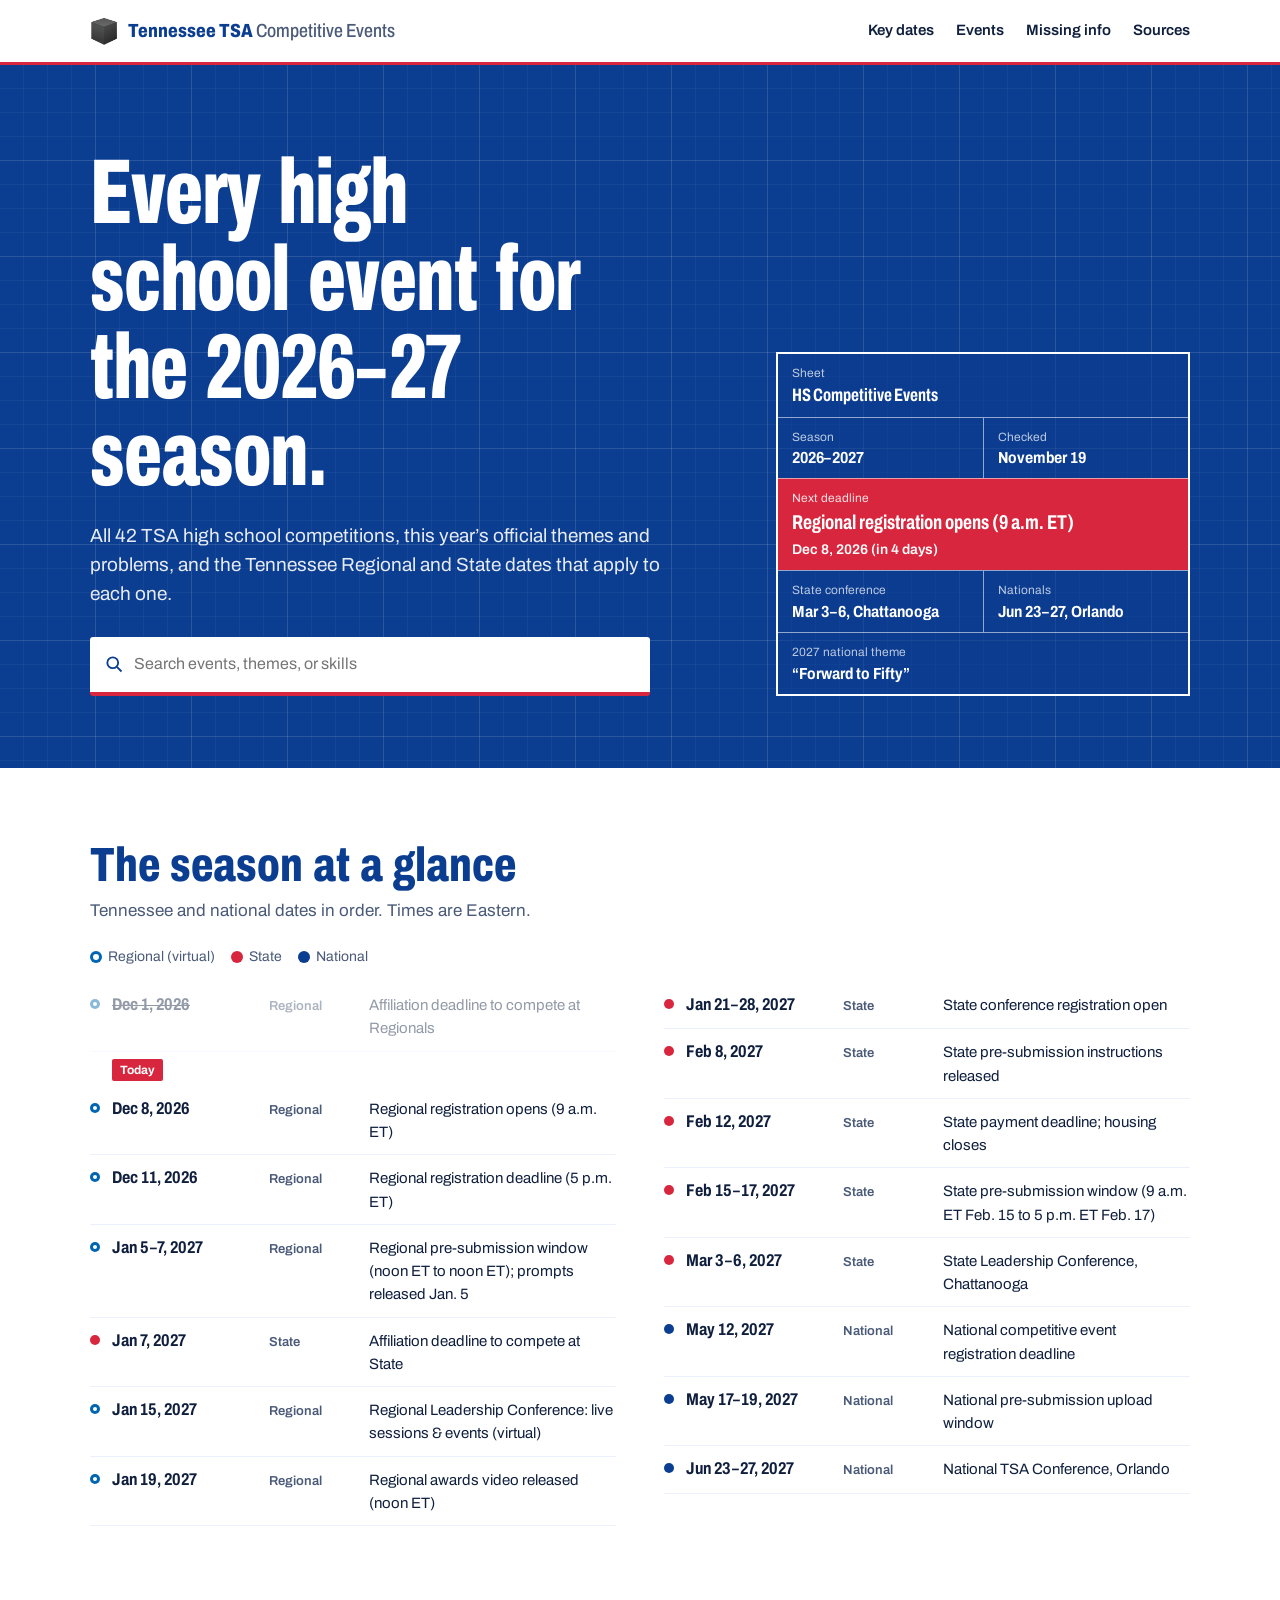
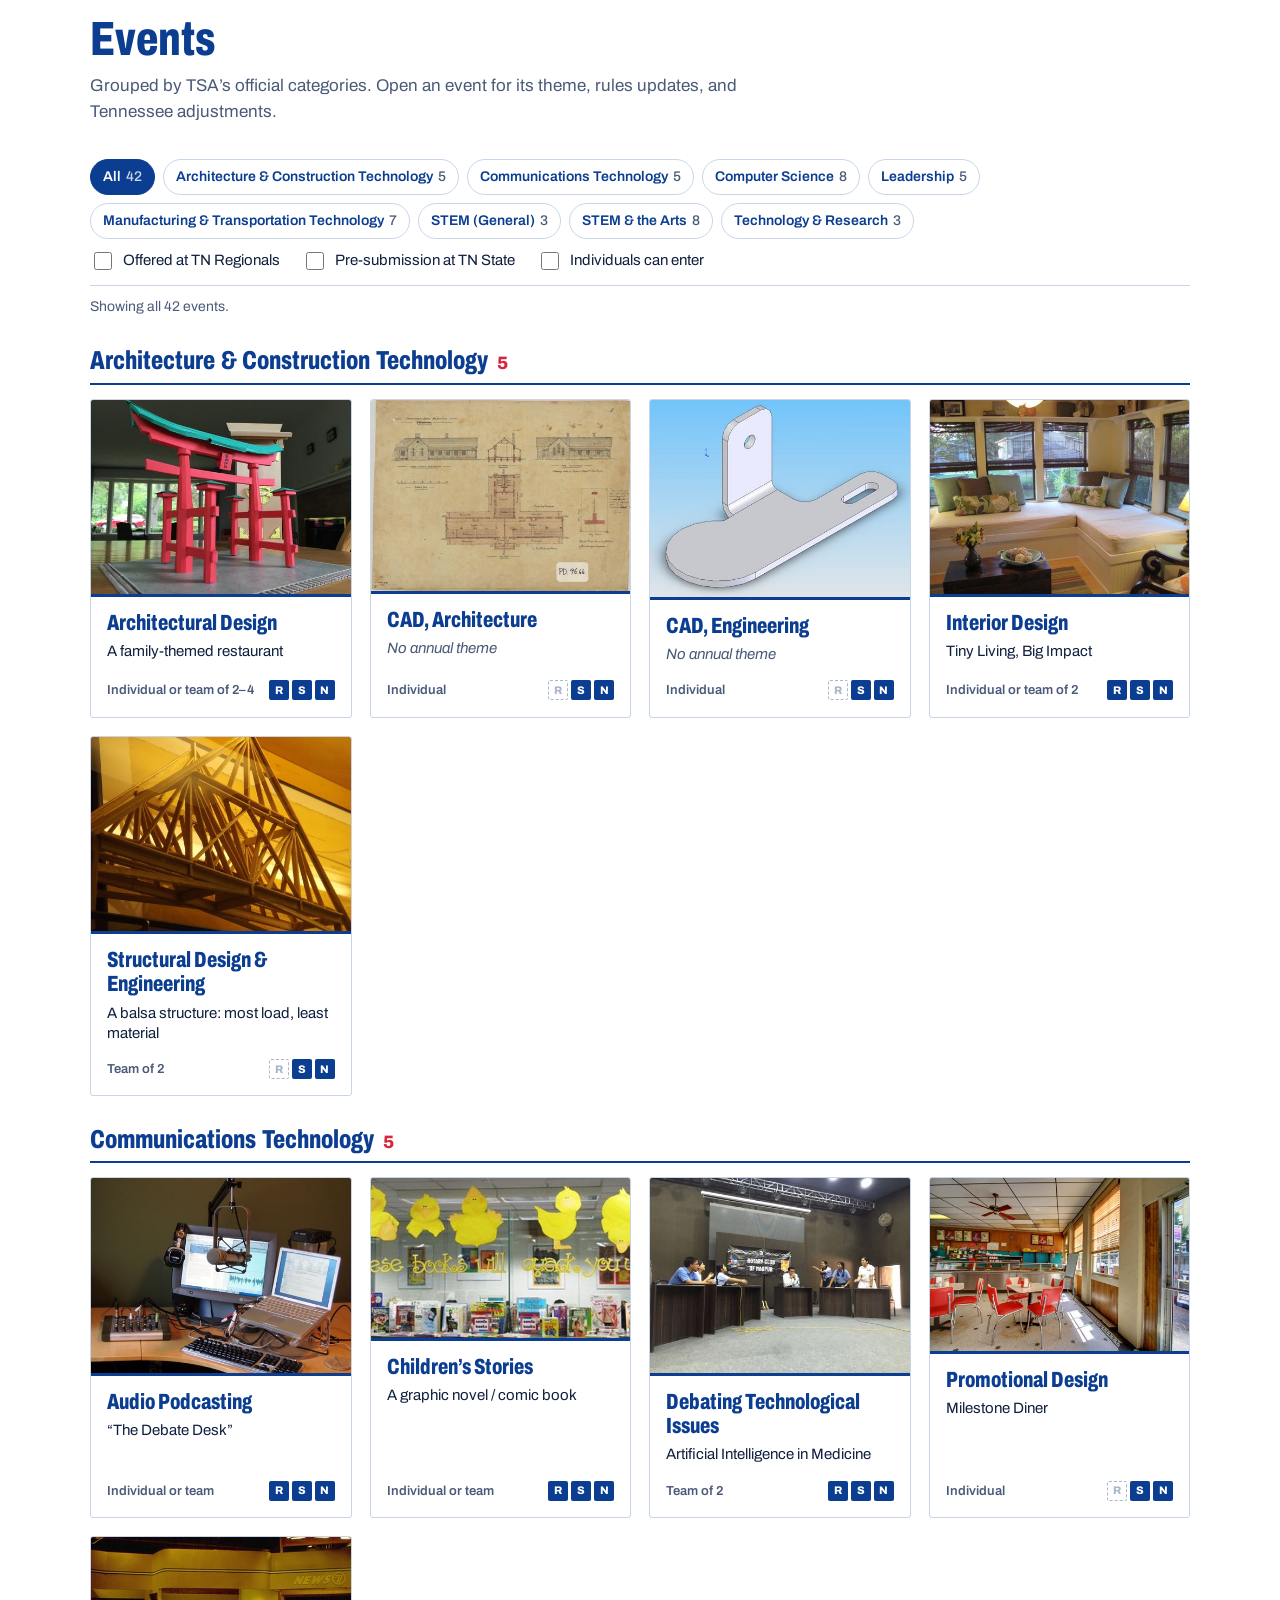
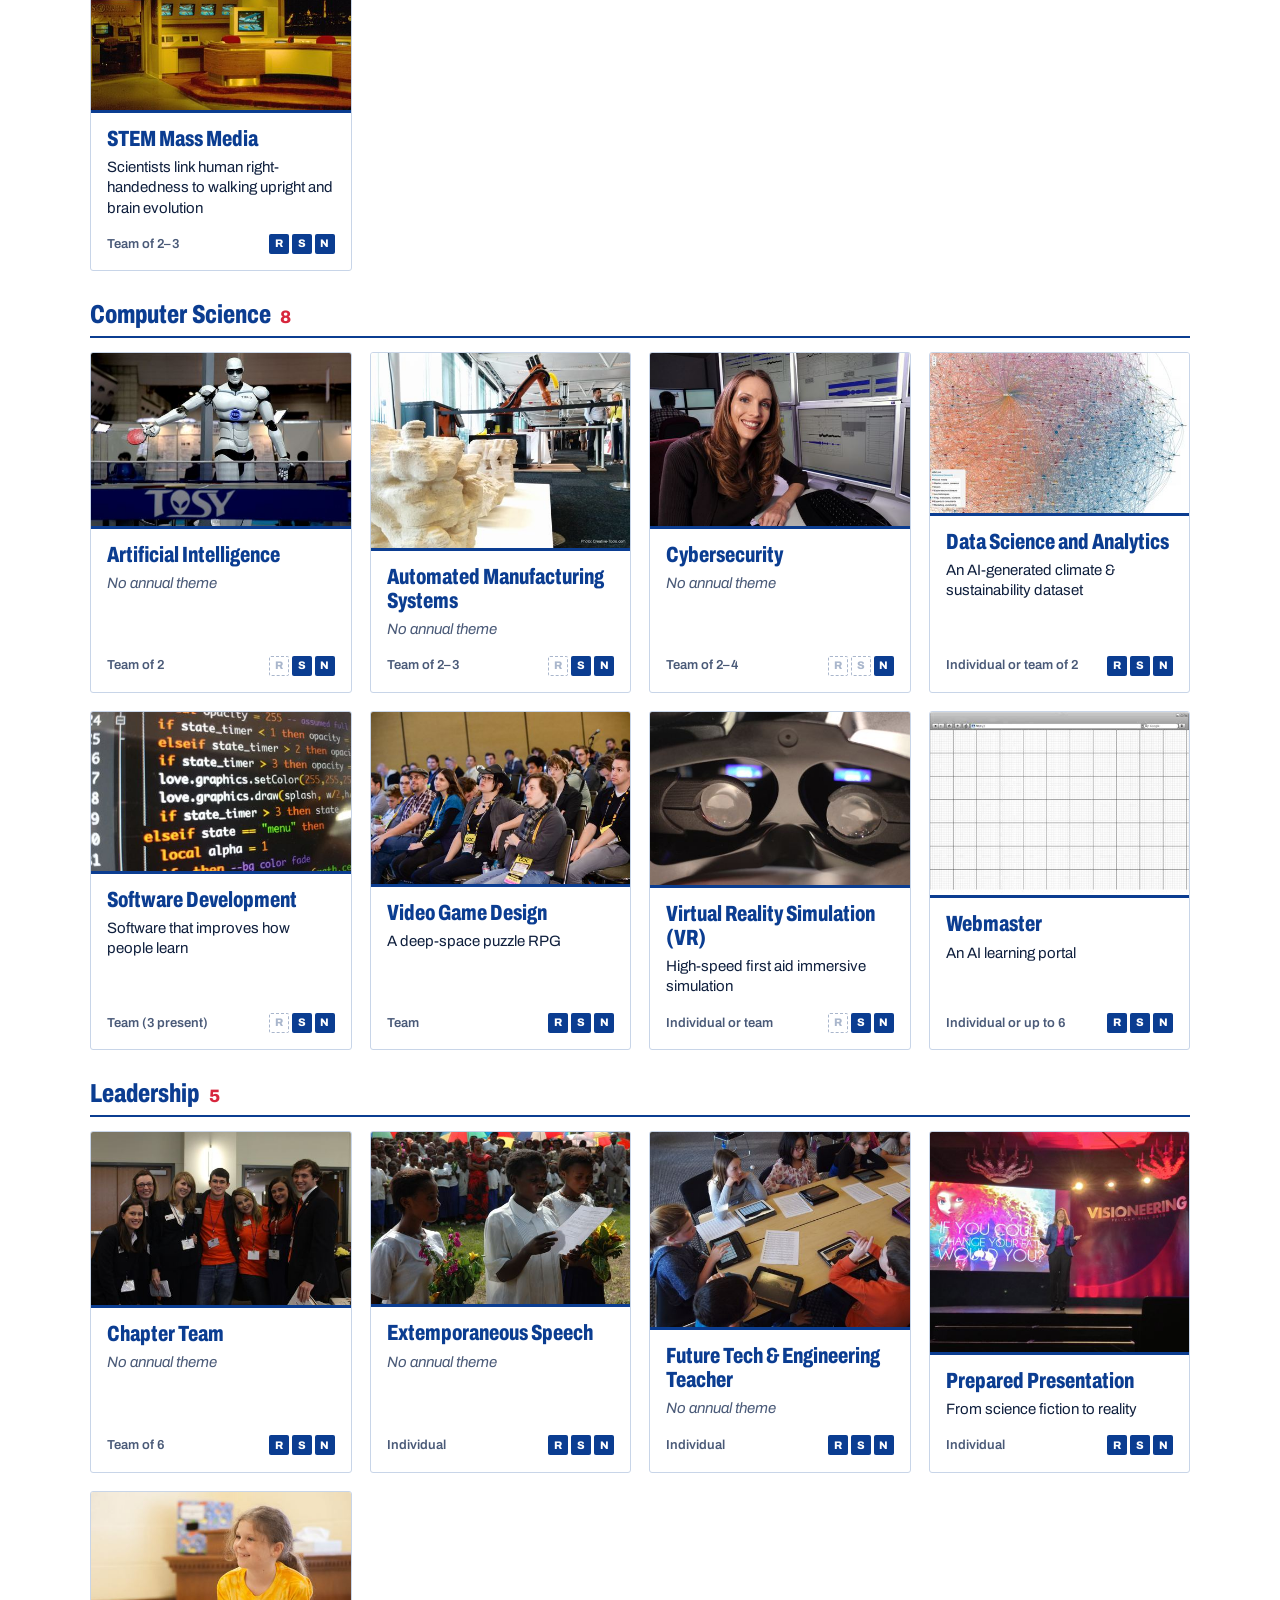
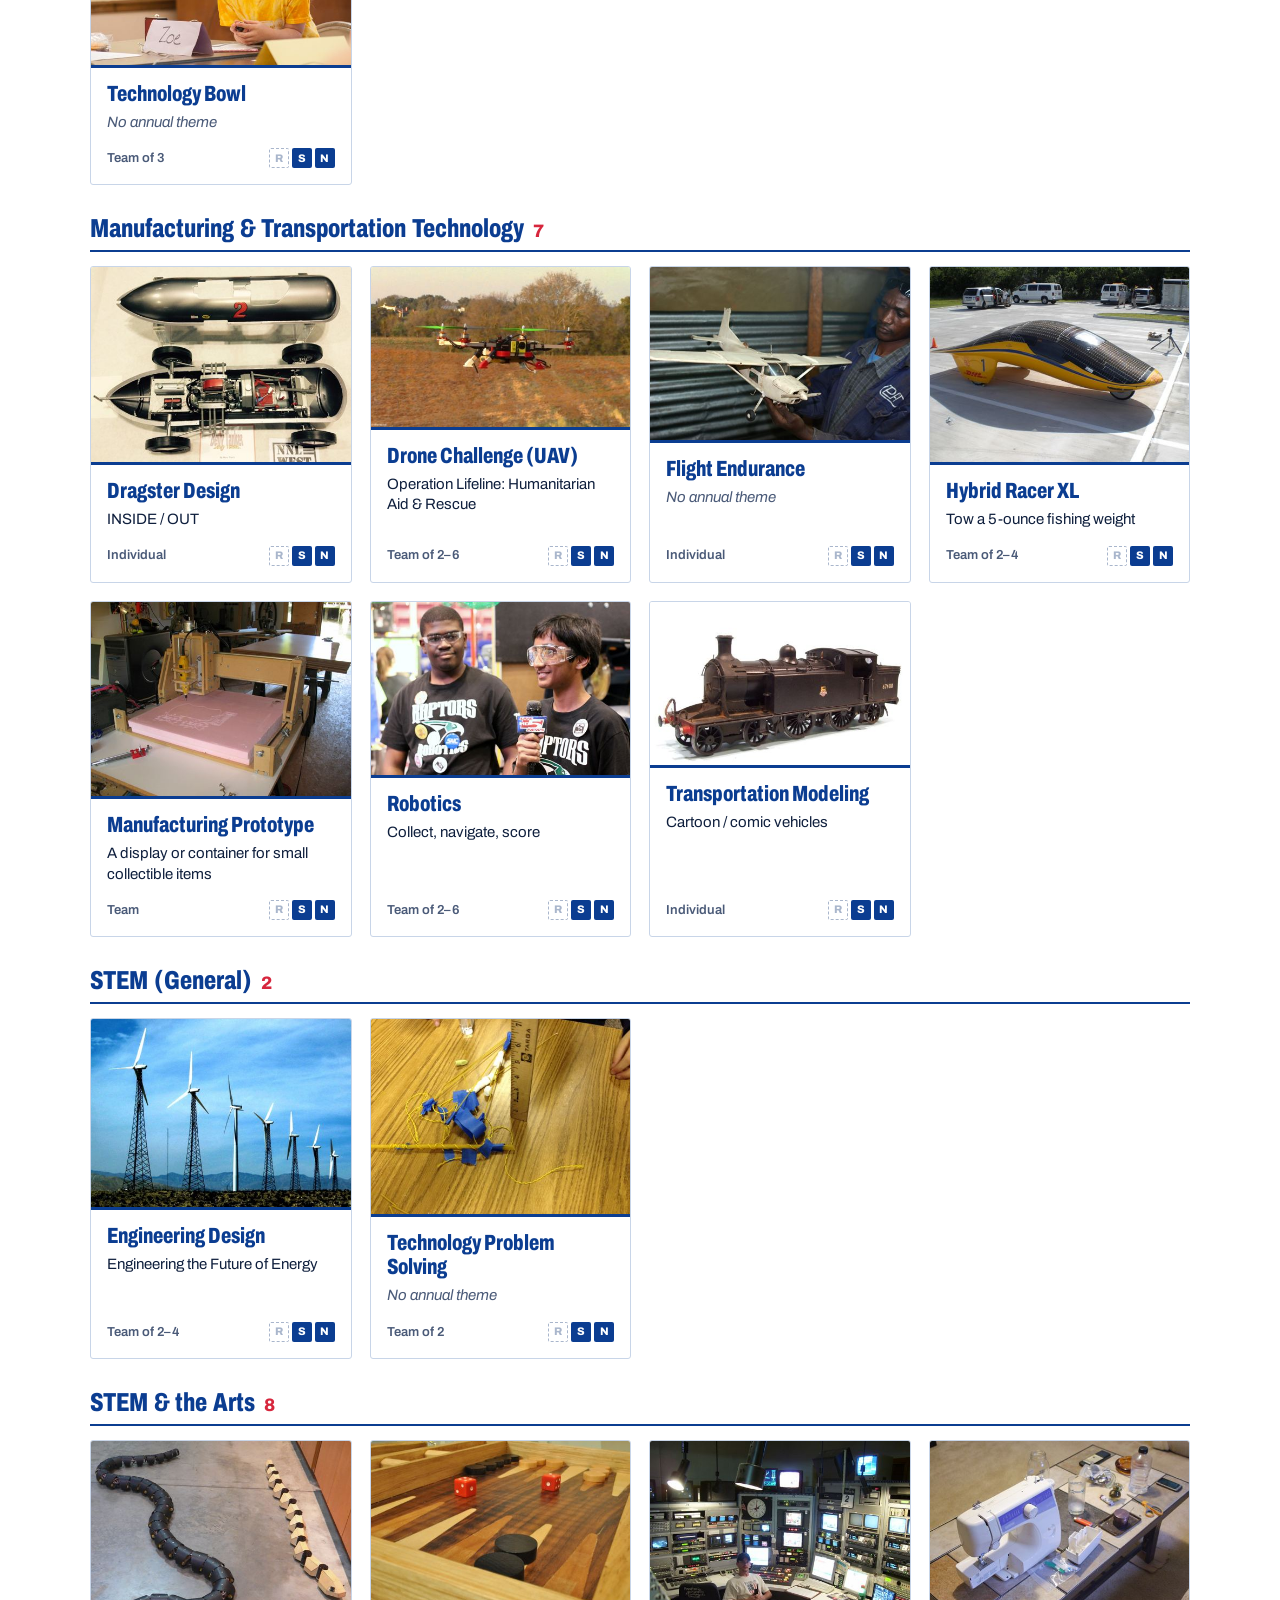
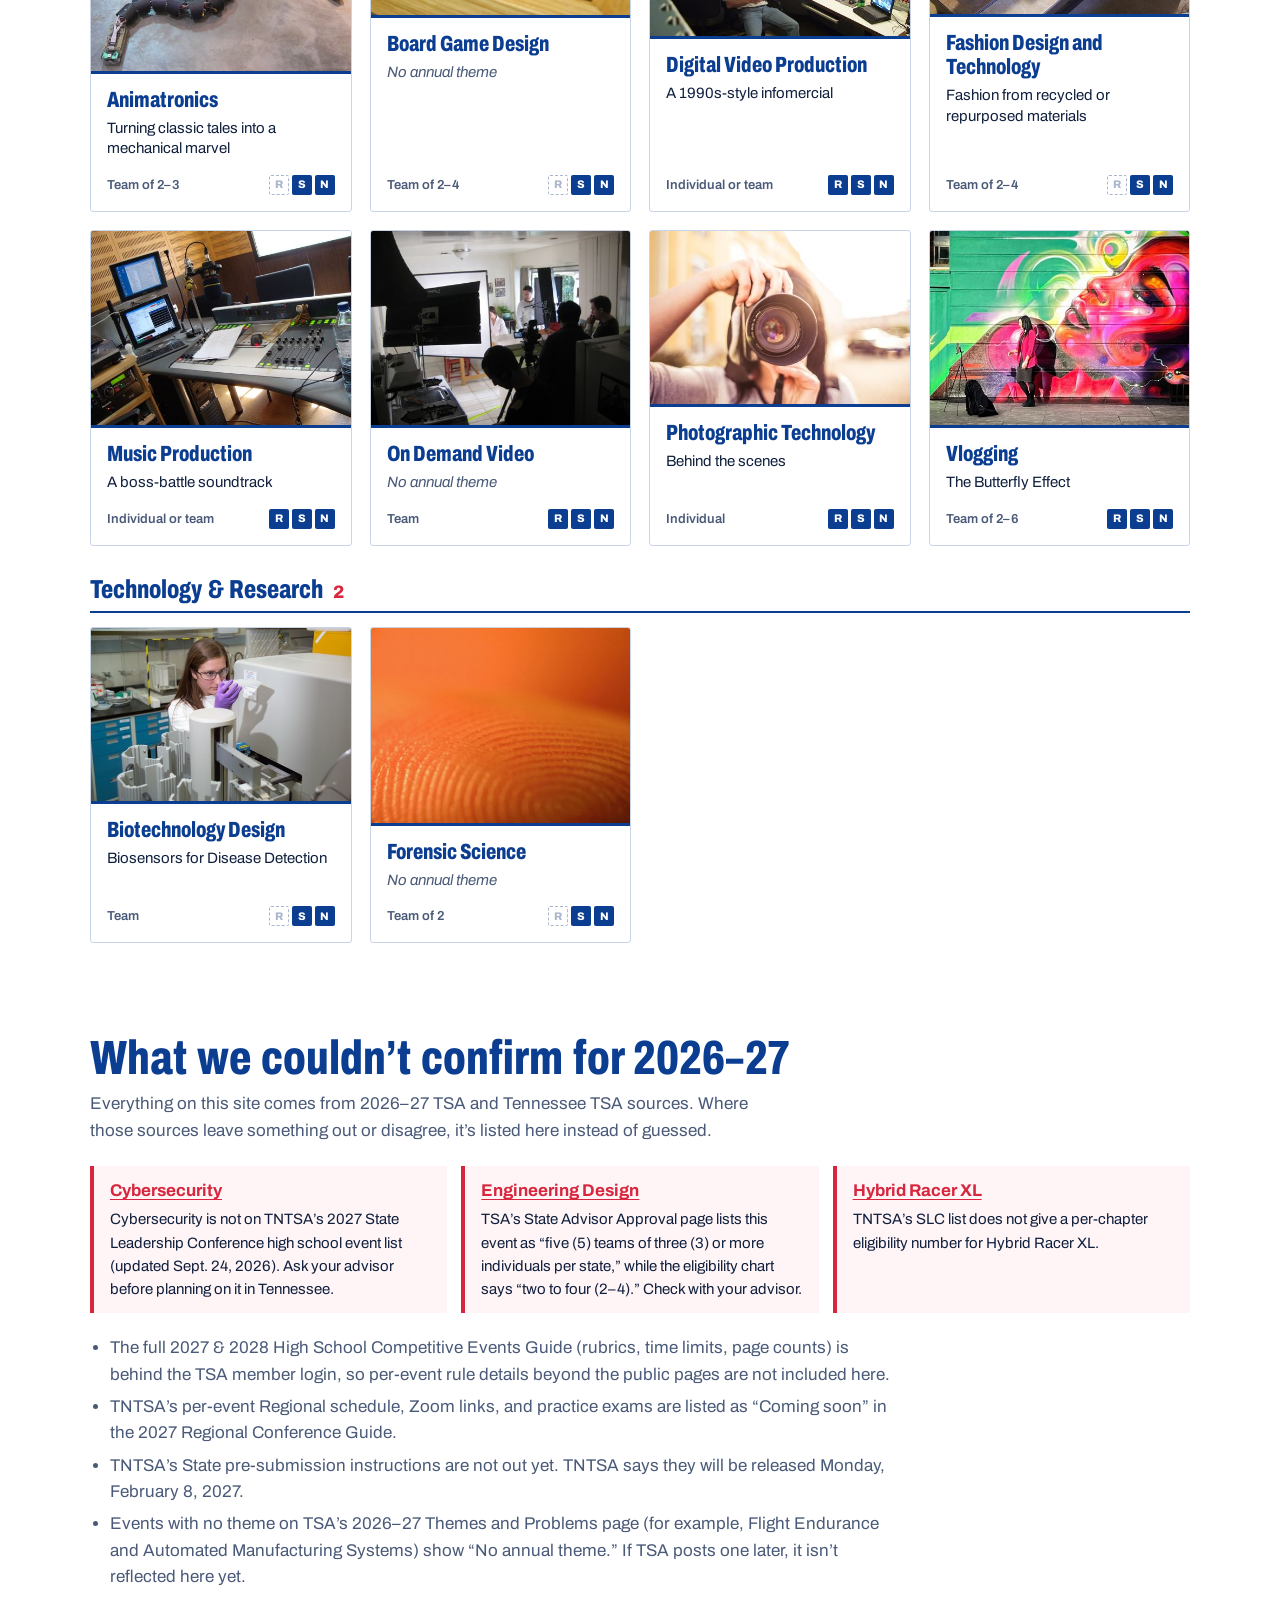
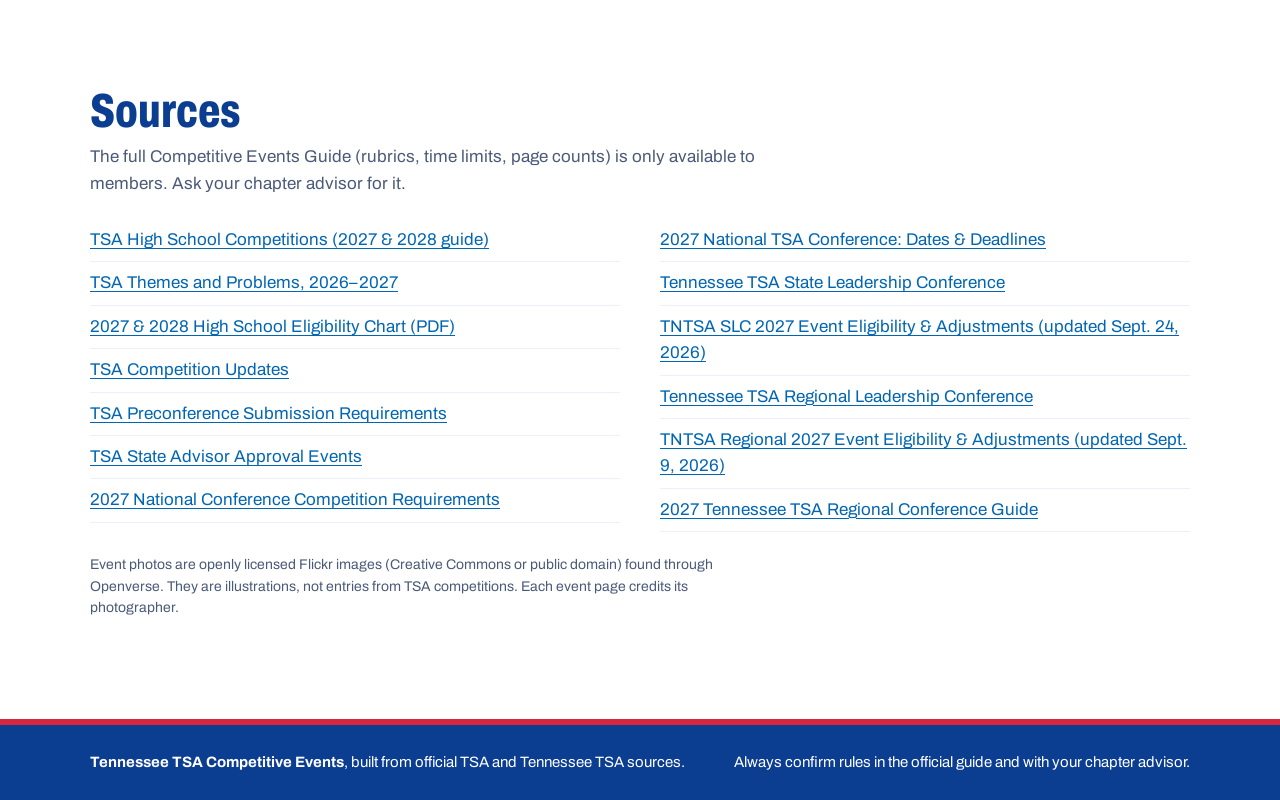
<file: index.html>
<!DOCTYPE html>
<html lang="en">
<head>
    <meta charset="UTF-8">
    <meta name="viewport" content="width=device-width, initial-scale=1.0">
    <title>Competitive Events 2026–27 | Tennessee TSA</title>
    <meta name="description" content="Every 2026–27 Technology Student Association high school competitive event: official themes, eligibility, and Tennessee Regional and State dates.">
    <link rel="icon" type="image/png" href="box.png">
    <link rel="preconnect" href="https://fonts.googleapis.com">
    <link rel="preconnect" href="https://fonts.gstatic.com" crossorigin>
    <link href="https://fonts.googleapis.com/css2?family=Archivo:wdth,wght@62..125,400..800&display=swap" rel="stylesheet">
    <link rel="stylesheet" href="style.css">
</head>
<body>

<a class="skip" href="#events">Skip to events</a>

<header class="topbar">
    <div class="wrap topbar-inner">
        <a class="brand" href="index.html">
            <img src="box.png" alt="" width="28" height="28">
            <span>Tennessee TSA <em>Competitive Events</em></span>
        </a>
        <nav aria-label="Main">
            <a href="#dates">Key dates</a>
            <a href="#events">Events</a>
            <a href="#gaps">Missing info</a>
            <a href="#sources">Sources</a>
        </nav>
    </div>
</header>

<main>

    <section class="sheet" aria-labelledby="pageTitle">
        <div class="wrap sheet-grid">
            <div class="sheet-copy">
                <h1 id="pageTitle">Every high school event for the 2026–27 season.</h1>
                <p class="lede">
                    All 42 TSA high school competitions, this year’s official themes and problems,
                    and the Tennessee Regional and State dates that apply to each one.
                </p>
                <label class="search" for="eventSearch">
                    <span class="sr-only">Search events</span>
                    <svg viewBox="0 0 24 24" aria-hidden="true"><circle cx="10.5" cy="10.5" r="6.5"/><path d="M15.5 15.5 21 21"/></svg>
                    <input id="eventSearch" type="search" placeholder="Search events, themes, or skills" autocomplete="off">
                </label>
            </div>

            <aside class="titleblock" aria-label="Season summary">
                <div class="tb-row tb-head">
                    <span>Sheet</span>
                    <strong>HS Competitive Events</strong>
                </div>
                <div class="tb-row tb-split">
                    <div><span>Season</span><strong id="tbSeason">2026–2027</strong></div>
                    <div><span>Checked</span><strong id="tbChecked"></strong></div>
                </div>
                <div class="tb-row tb-next">
                    <span>Next deadline</span>
                    <strong id="tbNextLabel">Loading…</strong>
                    <em id="tbNextDate"></em>
                </div>
                <div class="tb-row tb-split">
                    <div><span>State conference</span><strong>Mar 3–6, Chattanooga</strong></div>
                    <div><span>Nationals</span><strong>Jun 23–27, Orlando</strong></div>
                </div>
                <div class="tb-row tb-foot">
                    <span>2027 national theme</span>
                    <strong>“Forward to Fifty”</strong>
                </div>
            </aside>
        </div>
    </section>

    <section id="dates" class="season wrap" aria-labelledby="datesTitle">
        <div class="section-head">
            <h2 id="datesTitle">The season at a glance</h2>
            <p>Tennessee and national dates in order. Times are Eastern.</p>
        </div>
        <div class="legend" aria-hidden="true">
            <span class="dot rlc"></span> Regional (virtual)
            <span class="dot slc"></span> State
            <span class="dot nat"></span> National
        </div>
        <ol id="seasonList" class="season-list"></ol>
    </section>

    <section id="events" class="events wrap" aria-labelledby="eventsTitle">
        <div class="section-head">
            <h2 id="eventsTitle">Events</h2>
            <p>Grouped by TSA’s official categories. Open an event for its theme, rules updates, and Tennessee adjustments.</p>
        </div>

        <div class="filters" role="group" aria-label="Filter events">
            <div id="catChips" class="chips"></div>
            <div class="toggles">
                <label><input type="checkbox" id="fRegional"> Offered at TN Regionals</label>
                <label><input type="checkbox" id="fPresub"> Pre-submission at TN State</label>
                <label><input type="checkbox" id="fSolo"> Individuals can enter</label>
            </div>
        </div>

        <p id="resultCount" class="result-count" aria-live="polite"></p>
        <div id="eventGrid" class="event-grid"></div>
        <p id="noResults" class="no-results" hidden>
            No events match. Clear a filter or try a shorter search.
        </p>
    </section>

    <section id="gaps" class="gaps wrap" aria-labelledby="gapsTitle">
        <div class="section-head">
            <h2 id="gapsTitle">What we couldn’t confirm for 2026–27</h2>
            <p>
                Everything on this site comes from 2026–27 TSA and Tennessee TSA sources.
                Where those sources leave something out or disagree, it’s listed here instead of guessed.
            </p>
        </div>
        <div id="gapList" class="gap-list"></div>
    </section>

    <section id="sources" class="sources wrap" aria-labelledby="sourcesTitle">
        <div class="section-head">
            <h2 id="sourcesTitle">Sources</h2>
            <p>The full Competitive Events Guide (rubrics, time limits, page counts) is only available to members. Ask your chapter advisor for it.</p>
        </div>
        <ul id="sourceList" class="source-list"></ul>
        <p class="credit-note">
            Event photos are openly licensed Flickr images (Creative Commons or public domain) found through Openverse.
            They are illustrations, not entries from TSA competitions. Each event page credits its photographer.
        </p>
    </section>

</main>

<footer class="footer">
    <div class="wrap footer-inner">
        <p><strong>Tennessee TSA Competitive Events</strong>, built from official TSA and Tennessee TSA sources.</p>
        <p>Always confirm rules in the official guide and with your chapter advisor.</p>
    </div>
</footer>

<script src="data.js"></script>
<script src="images.js"></script>
<script src="app.js"></script>
</body>
</html>
</file>
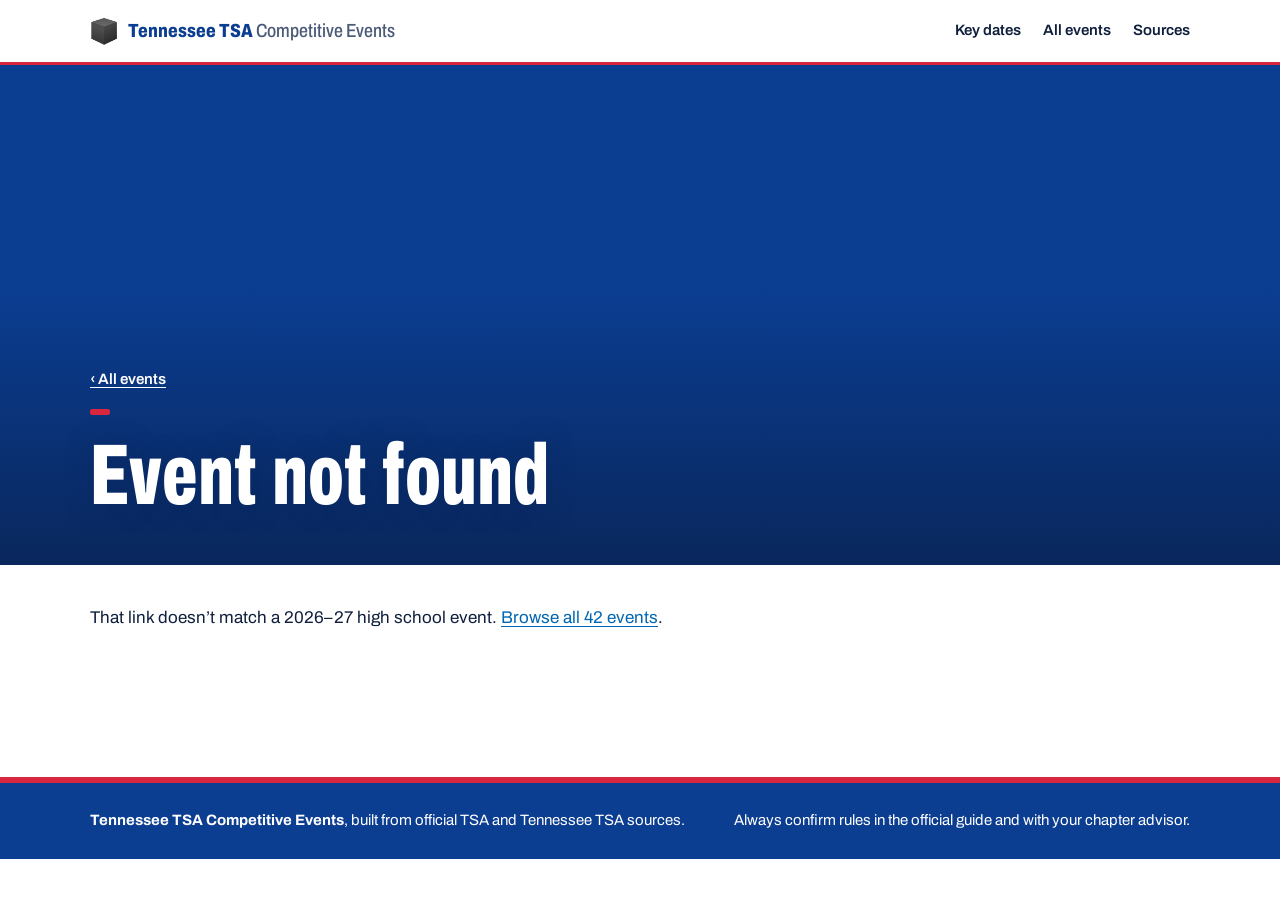
<file: event.html>
<!DOCTYPE html>
<html lang="en">
<head>
    <meta charset="UTF-8">
    <meta name="viewport" content="width=device-width, initial-scale=1.0">
    <title>Event | Tennessee TSA</title>
    <link rel="icon" type="image/png" href="box.png">
    <link rel="preconnect" href="https://fonts.googleapis.com">
    <link rel="preconnect" href="https://fonts.gstatic.com" crossorigin>
    <link href="https://fonts.googleapis.com/css2?family=Archivo:wdth,wght@62..125,400..800&display=swap" rel="stylesheet">
    <link rel="stylesheet" href="style.css">
</head>
<body class="event-page">

<a class="skip" href="#content">Skip to content</a>

<header class="topbar">
    <div class="wrap topbar-inner">
        <a class="brand" href="index.html">
            <img src="box.png" alt="" width="28" height="28">
            <span>Tennessee TSA <em>Competitive Events</em></span>
        </a>
        <nav aria-label="Main">
            <a href="index.html#dates">Key dates</a>
            <a href="index.html#events">All events</a>
            <a href="index.html#sources">Sources</a>
        </nav>
    </div>
</header>

<main id="content">
    <section class="ev-hero" id="evHero">
        <figure class="ev-photo" id="evPhoto"></figure>
        <div class="wrap ev-hero-inner">
            <a class="back" href="index.html#events">All events</a>
            <p class="ev-cat" id="evCat"></p>
            <h1 id="evTitle">Loading event…</h1>
            <p class="ev-team" id="evTeam"></p>
        </div>
    </section>

    <div class="wrap ev-layout" id="evBody"></div>
</main>

<footer class="footer">
    <div class="wrap footer-inner">
        <p><strong>Tennessee TSA Competitive Events</strong>, built from official TSA and Tennessee TSA sources.</p>
        <p>Always confirm rules in the official guide and with your chapter advisor.</p>
    </div>
</footer>

<script src="data.js"></script>
<script src="images.js"></script>
<script src="app.js"></script>
</body>
</html>
</file>
<file: style.css>
/* =========================================================
   Tennessee TSA Competitive Events
   Blueprint sheet concept: field blue, signal red, white.
   ========================================================= */

:root {
    --field: #0b3d91;        /* deep TSA blue: hero, headings */
    --tsa: #0066b3;          /* TSA blue: links, accents */
    --signal: #d7263d;       /* red: deadlines, state */
    --paper: #ffffff;
    --wash: #eaf1fb;         /* blueprint wash */
    --ink: #0f1f3d;          /* blue-black text */
    --muted: #4a5a78;
    --line: #c8d5e8;
    --grid: rgba(255, 255, 255, 0.09);

    --font: "Archivo", "Helvetica Neue", Arial, sans-serif;
    --wrap: 1180px;
    --gutter: clamp(16px, 4vw, 40px);
}

*,
*::before,
*::after { box-sizing: border-box; }

html { scroll-behavior: smooth; }

@media (prefers-reduced-motion: reduce) {
    html { scroll-behavior: auto; }
}

body {
    margin: 0;
    background: var(--paper);
    color: var(--ink);
    font-family: var(--font);
    font-size: 17px;
    line-height: 1.55;
    font-variation-settings: "wdth" 100;
    -webkit-font-smoothing: antialiased;
}

img { max-width: 100%; display: block; }

a { color: var(--tsa); text-underline-offset: 3px; text-decoration-thickness: 1px; }
a:hover { color: var(--field); text-decoration-thickness: 2px; }

:focus-visible {
    outline: 3px solid var(--signal);
    outline-offset: 2px;
}

h1, h2, h3 {
    margin: 0;
    font-stretch: 75%;
    font-variation-settings: "wdth" 72;
    line-height: 1.05;
    word-spacing: 0.06em;
    color: var(--field);
}

p { margin: 0 0 1em; }

.wrap {
    width: 100%;
    max-width: var(--wrap);
    margin: 0 auto;
    padding: 0 var(--gutter);
}

.sr-only {
    position: absolute; width: 1px; height: 1px;
    overflow: hidden; clip: rect(0 0 0 0); white-space: nowrap;
}

.skip {
    position: absolute; left: 12px; top: -60px;
    background: var(--signal); color: #fff; padding: 8px 14px; z-index: 10;
}
.skip:focus { top: 12px; }

.fine { font-size: 14px; color: var(--muted); }

/* ---------- top bar ---------- */

.topbar {
    background: var(--paper);
    border-bottom: 3px solid var(--signal);
}

.topbar-inner {
    display: flex;
    align-items: center;
    justify-content: space-between;
    gap: 20px;
    min-height: 62px;
}

.brand {
    display: flex;
    align-items: center;
    gap: 10px;
    color: var(--field);
    text-decoration: none;
    font-weight: 800;
    font-variation-settings: "wdth" 80;
    font-size: 19px;
}
.brand em { font-style: normal; font-weight: 500; color: var(--muted); }

.topbar nav { display: flex; gap: 22px; }
.topbar nav a {
    color: var(--ink);
    text-decoration: none;
    font-weight: 600;
    font-size: 15px;
}
.topbar nav a:hover { color: var(--signal); }

/* ---------- blueprint sheet (hero) ---------- */

.sheet {
    position: relative;
    color: #fff;
    background-color: var(--field);
    background-image:
        linear-gradient(var(--grid) 1px, transparent 1px),
        linear-gradient(90deg, var(--grid) 1px, transparent 1px),
        linear-gradient(rgba(255,255,255,.04) 1px, transparent 1px),
        linear-gradient(90deg, rgba(255,255,255,.04) 1px, transparent 1px);
    background-size: 96px 96px, 96px 96px, 24px 24px, 24px 24px;
    background-position: -1px -1px;
    padding: clamp(40px, 7vw, 84px) 0 clamp(40px, 6vw, 72px);
}

.sheet-grid {
    display: grid;
    grid-template-columns: minmax(0, 1.5fr) minmax(280px, 1fr);
    gap: clamp(28px, 5vw, 64px);
    align-items: end;
}

.sheet h1 {
    color: #fff;
    font-size: clamp(44px, 7.4vw, 92px);
    font-weight: 800;
    font-variation-settings: "wdth" 62;
    letter-spacing: -0.01em;
    line-height: 0.95;
    word-spacing: 0.08em;
    max-width: 13.5ch;
}

.lede {
    margin: 22px 0 28px;
    max-width: 52ch;
    font-size: clamp(17px, 1.6vw, 19px);
    color: rgba(255, 255, 255, 0.9);
}

.search {
    display: flex;
    align-items: center;
    gap: 10px;
    max-width: 560px;
    background: #fff;
    border-radius: 3px;
    padding: 0 14px;
    border-bottom: 4px solid var(--signal);
}
.search svg { width: 20px; height: 20px; fill: none; stroke: var(--field); stroke-width: 2.2; flex: none; }
.search input {
    flex: 1;
    min-width: 0;
    border: 0;
    outline: 0;
    padding: 15px 0;
    font: inherit;
    font-size: 16px;
    color: var(--ink);
    background: transparent;
}
.search:focus-within { outline: 3px solid #fff; outline-offset: 3px; }

/* The title block: the one loud element. */
.titleblock {
    border: 2px solid #fff;
    background: rgba(11, 61, 145, 0.55);
    font-size: 14px;
}
.tb-row {
    padding: 10px 14px;
    border-top: 1px solid rgba(255, 255, 255, 0.55);
}
.tb-row:first-child { border-top: 0; }
.tb-row span {
    display: block;
    font-size: 12px;
    color: rgba(255, 255, 255, 0.72);
    margin-bottom: 2px;
}
.tb-row strong {
    display: block;
    font-weight: 700;
    font-variation-settings: "wdth" 85;
    font-size: 16px;
    line-height: 1.25;
}
.tb-split { display: grid; grid-template-columns: 1fr 1fr; padding: 0; }
.tb-split > div { padding: 10px 14px; }
.tb-split > div + div { border-left: 1px solid rgba(255, 255, 255, 0.55); }
.tb-head strong { font-size: 18px; font-variation-settings: "wdth" 70; }
.tb-next { background: var(--signal); }
.tb-next span { color: rgba(255, 255, 255, 0.85); }
.tb-next strong { font-size: 20px; font-variation-settings: "wdth" 72; }
.tb-next em { display: block; font-style: normal; margin-top: 4px; font-weight: 600; }

/* ---------- section heads ---------- */

.section-head { margin-bottom: 22px; max-width: 70ch; }
.section-head h2 {
    font-size: clamp(32px, 4.2vw, 48px);
    font-weight: 800;
    margin-bottom: 8px;
}
.section-head p { color: var(--muted); margin: 0; }

/* ---------- season timeline ---------- */

.season { padding-top: clamp(44px, 6vw, 72px); }

.legend {
    display: flex;
    flex-wrap: wrap;
    align-items: center;
    gap: 6px 16px;
    font-size: 14px;
    color: var(--muted);
    margin-bottom: 14px;
}
.dot { display: inline-block; width: 12px; height: 12px; margin-right: -10px; border-radius: 50%; vertical-align: -1px; }
.dot.rlc, .sd.rlc::before { background: #fff; box-shadow: inset 0 0 0 3px var(--tsa); }
.dot.slc, .sd.slc::before { background: var(--signal); }
.dot.nat, .sd.nat::before { background: var(--field); }

.season-list,
.ev-timeline {
    list-style: none;
    margin: 0;
    padding: 0;
    border-left: 2px solid var(--line);
    margin-left: 6px;
}

.season-list {
    columns: 2 420px;
    column-gap: 48px;
    border-left: 0;
    margin-left: 0;
}

.sd {
    position: relative;
    display: grid;
    grid-template-columns: 8.5em 5.2em 1fr;
    gap: 4px 12px;
    align-items: baseline;
    padding: 10px 0 10px 22px;
    border-bottom: 1px solid var(--wash);
    break-inside: avoid;
}
.sd::before {
    content: "";
    position: absolute;
    left: 0;
    top: 17px;
    width: 10px;
    height: 10px;
    border-radius: 50%;
}
.ev-timeline .sd::before { left: -6px; }
.sd time { font-weight: 700; font-variation-settings: "wdth" 80; color: var(--ink); white-space: nowrap; }
.sd-type { font-size: 13px; font-weight: 600; color: var(--muted); }
.sd-label { font-size: 15px; }
.sd.past { opacity: 0.45; }
.sd.past time { text-decoration: line-through; text-decoration-thickness: 1px; }

.now {
    position: relative;
    padding: 4px 0 4px 22px;
    break-inside: avoid;
}
.now span {
    display: inline-block;
    background: var(--signal);
    color: #fff;
    font-size: 12px;
    font-weight: 700;
    padding: 2px 8px;
    border-radius: 2px;
}
.ev-timeline .now::before {
    content: "";
    position: absolute;
    left: -2px; right: 0; top: 50%;
    border-top: 2px dashed var(--signal);
    z-index: -1;
}

/* ---------- filters ---------- */

.events { padding-top: clamp(52px, 7vw, 88px); }

.filters {
    position: sticky;
    top: 0;
    z-index: 5;
    background: rgba(255, 255, 255, 0.96);
    backdrop-filter: blur(6px);
    padding: 12px 0;
    border-bottom: 1px solid var(--line);
    margin-bottom: 8px;
}

.chips { display: flex; flex-wrap: wrap; gap: 8px; }
.chip {
    font: inherit;
    font-size: 14px;
    font-weight: 600;
    color: var(--field);
    background: #fff;
    border: 1.5px solid var(--line);
    border-radius: 999px;
    padding: 6px 12px;
    cursor: pointer;
}
.chip span { color: var(--muted); font-weight: 500; margin-left: 2px; }
.chip:hover { border-color: var(--field); }
.chip[aria-pressed="true"] { background: var(--field); border-color: var(--field); color: #fff; }
.chip[aria-pressed="true"] span { color: rgba(255,255,255,.8); }

.toggles {
    display: flex;
    flex-wrap: wrap;
    gap: 8px 22px;
    margin-top: 10px;
    font-size: 15px;
}
.toggles label { display: flex; align-items: center; gap: 8px; cursor: pointer; }
.toggles input { width: 18px; height: 18px; accent-color: var(--signal); }

.result-count { font-size: 14px; color: var(--muted); margin: 10px 0 4px; }
.no-results { padding: 30px 0; font-size: 18px; }

/* ---------- event cards ---------- */

.group { margin-top: 30px; }
.group-title {
    font-size: 26px;
    font-weight: 800;
    padding-bottom: 8px;
    margin-bottom: 14px;
    border-bottom: 2px solid var(--field);
}
.group-title span { color: var(--signal); font-variation-settings: "wdth" 100; font-size: 18px; margin-left: 4px; }

.cards {
    display: grid;
    grid-template-columns: repeat(auto-fill, minmax(250px, 1fr));
    gap: 18px;
}

.card {
    display: flex;
    flex-direction: column;
    color: var(--ink);
    text-decoration: none;
    background: #fff;
    border: 1px solid var(--line);
    border-radius: 3px;
    overflow: hidden;
}
.card:hover { border-color: var(--field); color: var(--ink); }
.card:hover .card-title { text-decoration: underline; text-decoration-color: var(--signal); text-decoration-thickness: 2px; }

.card-img {
    aspect-ratio: 16 / 10;
    background: var(--wash);
    border-bottom: 3px solid var(--field);
}
.card-img img { width: 100%; height: 100%; object-fit: cover; }

.card-body { display: flex; flex-direction: column; gap: 6px; padding: 14px 16px 16px; flex: 1; }
.card-title {
    font-size: 22px;
    font-weight: 800;
    font-variation-settings: "wdth" 72;
    line-height: 1.1;
    color: var(--field);
}
.card-theme { font-size: 15px; line-height: 1.35; color: var(--ink); }
.card-theme.none { color: var(--muted); font-style: italic; }
.card-meta {
    margin-top: auto;
    padding-top: 10px;
    display: flex;
    justify-content: space-between;
    align-items: center;
    gap: 8px;
    font-size: 13px;
    font-weight: 600;
    color: var(--muted);
}

.avail { display: inline-flex; gap: 3px; }
.avail i {
    font-style: normal;
    font-size: 11px;
    font-weight: 800;
    width: 20px;
    height: 20px;
    display: grid;
    place-items: center;
    border-radius: 2px;
}
.avail i.on { background: var(--field); color: #fff; }
.avail i.off { background: transparent; color: #a9b6cc; border: 1px dashed #a9b6cc; }

/* ---------- gaps + sources ---------- */

.gaps, .sources { padding-top: clamp(56px, 7vw, 92px); }

.gap-events {
    list-style: none;
    padding: 0;
    margin: 0 0 22px;
    display: grid;
    grid-template-columns: repeat(auto-fill, minmax(320px, 1fr));
    gap: 14px;
}
.gap-events li {
    border-left: 4px solid var(--signal);
    background: #fff5f6;
    padding: 12px 16px;
}
.gap-events a { font-weight: 700; color: var(--signal); }
.gap-events p { margin: 4px 0 0; font-size: 15px; }
.gap-general { margin: 0; padding-left: 20px; max-width: 80ch; color: var(--muted); }
.gap-general li { margin-bottom: 6px; }

.source-list {
    list-style: none;
    padding: 0;
    margin: 0;
    columns: 2 380px;
    column-gap: 40px;
}
.source-list li { padding: 8px 0; border-bottom: 1px solid var(--wash); break-inside: avoid; }
.credit-note { margin-top: 22px; font-size: 14px; color: var(--muted); max-width: 80ch; }

/* ---------- footer ---------- */

.footer {
    margin-top: clamp(56px, 8vw, 100px);
    background: var(--field);
    color: #fff;
    border-top: 6px solid var(--signal);
}
.footer-inner { padding-top: 26px; padding-bottom: 26px; display: flex; flex-wrap: wrap; justify-content: space-between; gap: 6px 24px; font-size: 15px; }
.footer p { margin: 0; }

/* =========================================================
   EVENT PAGE
   ========================================================= */

.ev-hero {
    position: relative;
    background: var(--field);
    color: #fff;
    min-height: clamp(320px, 46vw, 500px);
    display: flex;
    align-items: flex-end;
    overflow: hidden;
}
.ev-hero.no-photo {
    min-height: 0;
    background-image:
        linear-gradient(var(--grid) 1px, transparent 1px),
        linear-gradient(90deg, var(--grid) 1px, transparent 1px);
    background-size: 48px 48px;
}

.ev-photo { position: absolute; inset: 0; margin: 0; }

/* Small source photos: framed inset on the blueprint grid instead of full-bleed. */
.ev-hero.inset {
    min-height: 440px;
    background-image:
        linear-gradient(var(--grid) 1px, transparent 1px),
        linear-gradient(90deg, var(--grid) 1px, transparent 1px);
    background-size: 48px 48px;
}
.ev-hero.inset .ev-photo {
    position: absolute;
    inset: auto;
    right: max(var(--gutter), calc((100vw - var(--wrap)) / 2 + var(--gutter)));
    top: 50%;
    transform: translateY(-50%);
    width: min(34vw, 380px);
    border: 2px solid #fff;
    background: #fff;
}
.ev-hero.inset .ev-photo img { height: auto; aspect-ratio: 4 / 3; }
.ev-hero.inset .ev-photo::after { display: none; }
.ev-hero.inset .ev-photo figcaption { position: static; max-width: none; border-radius: 0; background: var(--ink); }
.ev-hero.inset .ev-hero-inner { padding-right: min(38vw, 420px); }
.ev-photo img { width: 100%; height: 100%; object-fit: cover; }
.ev-photo::after {
    content: "";
    position: absolute;
    inset: 0;
    background: linear-gradient(180deg, rgba(11, 61, 145, 0.15) 0%, rgba(11, 61, 145, 0.35) 45%, rgba(9, 37, 88, 0.92) 100%);
}
.ev-photo figcaption {
    position: absolute;
    right: 10px;
    top: 10px;
    z-index: 2;
    max-width: min(520px, 80%);
    font-size: 12px;
    line-height: 1.35;
    background: rgba(15, 31, 61, 0.72);
    color: #fff;
    padding: 4px 8px;
    border-radius: 2px;
}
.ev-photo figcaption a { color: #fff; }

.ev-hero-inner { position: relative; z-index: 1; padding-top: 70px; padding-bottom: 34px; }

.back {
    display: table;
    color: #fff;
    font-weight: 600;
    font-size: 15px;
    margin-bottom: 18px;
}
.back::before { content: "‹ "; }
.back:hover { color: #fff; }

.ev-cat {
    display: inline-block;
    font-size: 14px;
    font-weight: 700;
    background: var(--signal);
    padding: 3px 10px;
    border-radius: 2px;
    margin-bottom: 12px;
}
.ev-hero h1 {
    color: #fff;
    font-size: clamp(42px, 7vw, 86px);
    font-weight: 800;
    font-variation-settings: "wdth" 62;
    line-height: 0.95;
    max-width: 16ch;
    text-shadow: 0 2px 24px rgba(9, 37, 88, 0.5);
}
.ev-team { margin: 14px 0 0; font-size: 18px; font-weight: 500; max-width: 60ch; }

.ev-layout {
    display: grid;
    grid-template-columns: minmax(0, 1fr) 300px;
    gap: clamp(28px, 5vw, 56px);
    align-items: start;
    padding-top: 40px;
}

.block { margin-bottom: 46px; }
.block > h2 {
    font-size: clamp(28px, 3.4vw, 38px);
    font-weight: 800;
    margin-bottom: 14px;
}

.official {
    margin: 0;
    padding: 4px 0 4px 20px;
    border-left: 4px solid var(--field);
    font-size: 19px;
    line-height: 1.6;
    max-width: 68ch;
}
.official p { margin-bottom: 10px; }
.official cite { font-style: normal; font-size: 14px; color: var(--muted); }

.no-theme { font-size: 18px; color: var(--muted); }

/* the theme spec sheet */
.spec-sheet {
    position: relative;
    background: var(--wash);
    border: 1.5px solid var(--field);
    padding: 22px 24px 18px;
    max-width: 72ch;
    background-image:
        linear-gradient(rgba(11, 61, 145, 0.06) 1px, transparent 1px),
        linear-gradient(90deg, rgba(11, 61, 145, 0.06) 1px, transparent 1px);
    background-size: 20px 20px;
}
.spec-kicker { font-size: 14px; font-weight: 700; color: var(--signal); margin-bottom: 4px; }
.spec-sheet h3 { font-size: clamp(26px, 3vw, 34px); font-weight: 800; margin-bottom: 12px; }
.spec-sheet ul { padding-left: 20px; margin: 0 0 14px; }
.spec-sheet li { margin-bottom: 6px; }
.spec-src { font-size: 14px; color: var(--muted); margin: 14px 0 0; padding-top: 12px; border-top: 1px dashed var(--field); }

.btn {
    display: inline-block;
    margin-top: 10px;
    background: var(--signal);
    color: #fff;
    font-weight: 700;
    font-size: 15px;
    text-decoration: none;
    padding: 9px 16px;
    border-radius: 2px;
}
.btn:hover { background: #b51d31; color: #fff; }
.btn.wide { display: block; text-align: center; }

.specs { width: 100%; max-width: 72ch; border-collapse: collapse; font-size: 16px; }
.specs th, .specs td { text-align: left; vertical-align: top; padding: 10px 12px; border-bottom: 1px solid var(--line); }
.specs th { width: 34%; font-weight: 700; color: var(--field); }
.specs tr:nth-child(odd) { background: #f6f9fd; }

.tn-grid { display: grid; grid-template-columns: 1fr 1fr; gap: 16px; }
.tn-panel { border: 1px solid var(--line); border-top: 5px solid var(--tsa); padding: 16px 18px; }
.tn-panel.slc { border-top-color: var(--signal); }
.tn-panel.off { background: #f6f7f9; }
.tn-panel.off p:not(.tn-when) { color: var(--muted); }
.tn-panel h3 { font-size: 26px; font-weight: 800; }
.tn-when { font-size: 14px; font-weight: 600; color: var(--muted); margin: 2px 0 12px; }
.tn-panel dl { display: grid; grid-template-columns: auto 1fr; gap: 4px 12px; margin: 0 0 10px; font-size: 15px; }
.tn-panel dt { font-weight: 700; }
.tn-panel dd { margin: 0; }
.tn-panel ul { padding-left: 18px; margin: 0 0 10px; font-size: 15px; }
.tn-panel li { margin-bottom: 6px; }
.tn-panel .src { font-size: 14px; }

.ev-timeline .sd { grid-template-columns: 9.5em 5.2em 1fr; }
.ev-timeline { margin-top: 6px; }

.sub-grid { display: grid; grid-template-columns: repeat(auto-fit, minmax(240px, 1fr)); gap: 14px; margin-bottom: 10px; }
.sub-item { border: 1px solid var(--line); padding: 14px 16px; }
.sub-item h3 { font-size: 21px; font-weight: 800; margin-bottom: 6px; }
.sub-item ul { padding-left: 18px; margin: 0 0 8px; }
.sub-item p { font-size: 15px; margin: 0; }
.sub-item .fine { margin-top: 6px; }

.updates { list-style: none; padding: 0; margin: 0 0 10px; max-width: 72ch; }
.updates li { display: grid; grid-template-columns: 6.5em 1fr; gap: 12px; padding: 12px 0; border-bottom: 1px solid var(--line); }
.updates time { font-weight: 700; color: var(--signal); }
.updates p { margin: 0; }

.caution ul { margin: 0; padding: 14px 18px 14px 36px; background: #fff5f6; border-left: 4px solid var(--signal); }

.link-cols { display: grid; grid-template-columns: repeat(auto-fit, minmax(230px, 1fr)); gap: 22px; }
.link-cols h3 { font-size: 20px; font-weight: 800; margin-bottom: 8px; }
.links { list-style: none; padding: 0; margin: 0; font-size: 15px; }
.links li { padding: 7px 0; border-bottom: 1px solid var(--wash); }
.links span, .source-list span { display: block; font-size: 13px; color: var(--muted); }

/* sidebar */
.glance {
    position: sticky;
    top: 20px;
    border: 2px solid var(--field);
    padding: 18px;
    font-size: 15px;
}
.glance h2 { font-size: 26px; font-weight: 800; margin-bottom: 12px; }
.glance dl { margin: 0 0 14px; }
.glance dt { font-weight: 700; font-size: 13px; color: var(--muted); margin-top: 12px; }
.glance dt:first-child { margin-top: 0; }
.glance dd { margin: 2px 0 0; }
.where { list-style: none; padding: 0; margin: 4px 0 0; }
.where li { display: flex; justify-content: space-between; padding: 5px 0; border-bottom: 1px dashed var(--line); }
.where li span { font-weight: 700; }
.where li.on span { color: var(--field); }
.where li.off { color: var(--muted); }
.where li.off span { color: var(--signal); }

/* =========================================================
   RESPONSIVE
   ========================================================= */

@media (max-width: 900px) {
    .sheet-grid { grid-template-columns: 1fr; }
    .titleblock { max-width: 520px; }
    .ev-layout { grid-template-columns: 1fr; }
    .glance { position: static; order: -1; }
    .topbar nav a[href$="#gaps"], .topbar nav a[href$="#sources"] { display: none; }
}

@media (max-width: 640px) {
    body { font-size: 16px; }
    .topbar nav { gap: 14px; }
    .brand em { display: none; }
    .tn-grid { grid-template-columns: 1fr; }
    .sd, .ev-timeline .sd { grid-template-columns: 1fr auto; }
    .sd .sd-label { grid-column: 1 / -1; }
    .filters { position: static; }
    .chips { flex-wrap: nowrap; overflow-x: auto; padding-bottom: 4px; scrollbar-width: thin; }
    .chip { flex: none; }
    .updates li { grid-template-columns: 1fr; gap: 2px; }
    .specs th { width: 40%; }
    .ev-photo figcaption { right: 6px; left: 6px; max-width: none; top: 6px; }
    .ev-hero.inset { flex-direction: column; align-items: stretch; min-height: 0; }
    .ev-hero.inset .ev-photo { position: relative; transform: none; right: auto; top: auto; width: auto; margin: 20px var(--gutter) 0; }
    .ev-hero.inset .ev-hero-inner { padding-right: var(--gutter); padding-top: 20px; }
}
</file>
